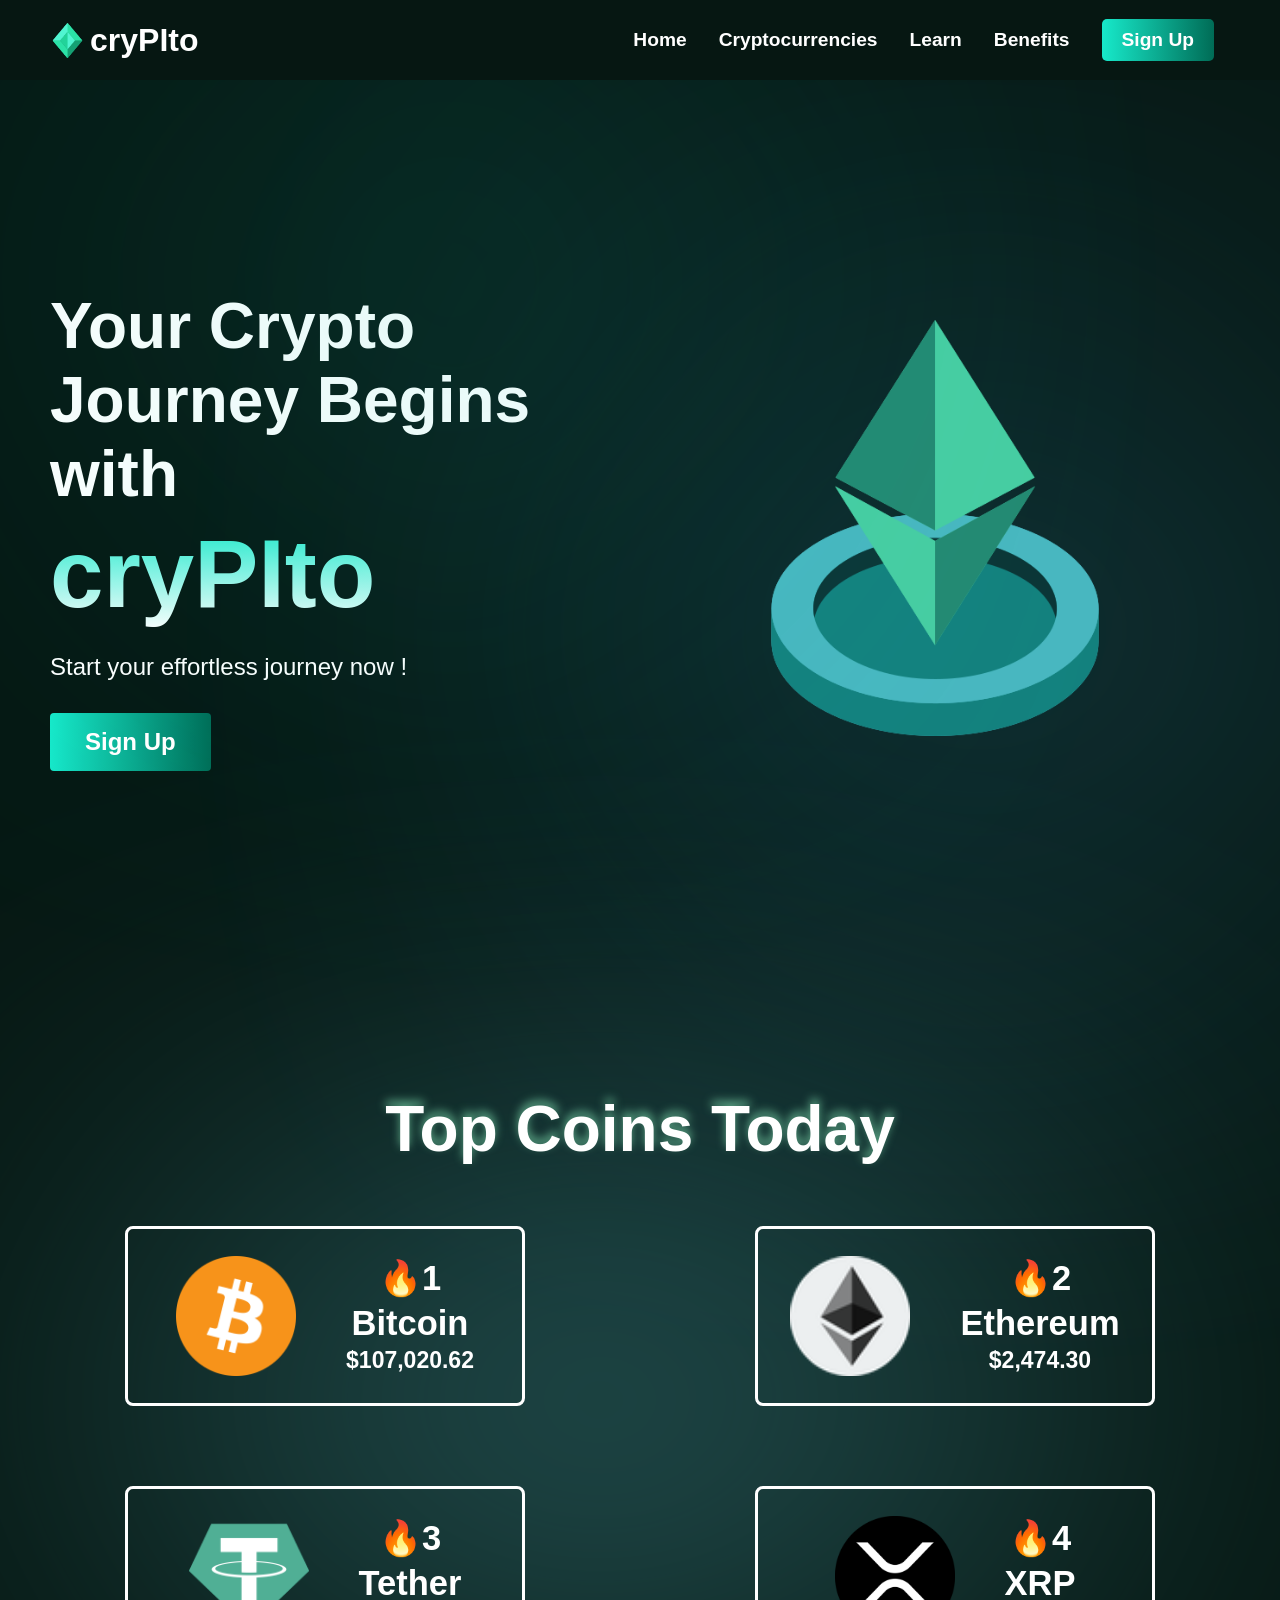
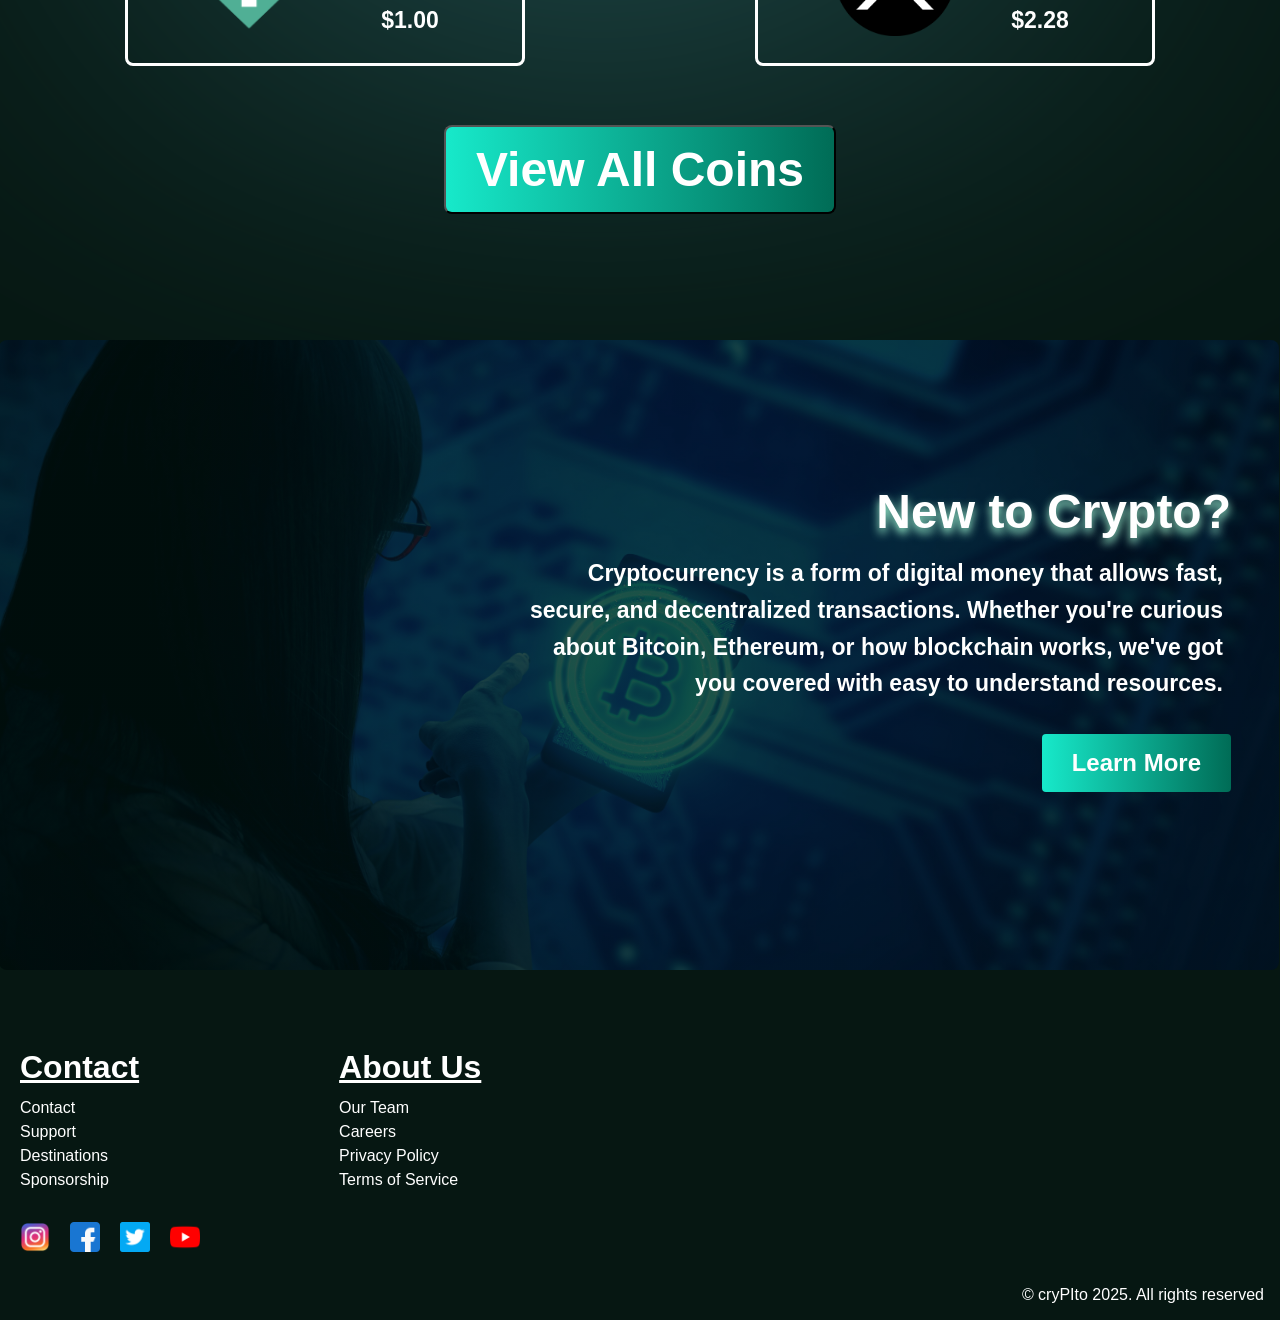
<file: html/index.html>
<!DOCTYPE html>
<html lang="en">
<head>
    <meta charset="UTF-8">
    <meta name="viewport" content="width=device-width, initial-scale=1.0">
    <title>cryPIto</title>
    <link rel="stylesheet" href="../css/homepage.css">
</head>
<body>
    <!--NAVBAR-->
    <nav class="navbar">
        <div class="navbar__container">
            <a href="/" id="navbar__logo"><span class="icon"></span>cryPIto</a>
            <div class="navbar__toggle" id="mobile-menu">
                <span class="bar"></span>
                <span class="bar"></span>
                <span class="bar"></span>
            </div>
            <ul class="navbar__menu">
                <li class="navbar__item">
                    <a href="index.html" class="navbar__links">Home</a>
                </li>
                <li class="navbar__item">
                    <a href="cryptocurrencies.html" class="navbar__links">Cryptocurrencies</a>
                </li>
                <li class="navbar__item">
                    <a href="learn.html" class="navbar__links">Learn</a>
                </li>
                <li class="navbar__item">
                    <a href="benefits.html" class="navbar__links">Benefits</a>
                </li>
                <li class="navbar__btn">
                    <a href="signup.html" class="button">Sign Up</a>
                </li>
            </ul>
        </div>
    </nav>

    <!--LANDING SECTION-->
    <div class="main">
        <div class="blur__circle1"></div>
        <div class="blur__circle2"></div>

        <div class="main__container">
            <div class="main__content">
                <h2>Your Crypto Journey Begins with</h2>
                <h1>cryPIto</h1>
                <p>Start your effortless journey now !</p>
                <button class="main__btn"><a href="signup.html">Sign Up</a></button>
            </div>
            <div class="main__img--container">
                <img src="../assets/etherum (2).png" alt="pic" id="main__img">
            </div>
        </div>
    </div>

    <!--TOP COINS SECTION-->
    <div class="tc">

        <div class="blur__circle3"></div>

        <h1>Top Coins Today</h1>

            <div class="tc__list">
                <div class="coin">
                    <img src="../assets/bitcoin-btc-logo.png">
                    <div>
                        <h2>🔥1</h2>
                        <h2>Bitcoin</h2>
                        <p>$107,020.62</p>
                    </div>
                </div>
                <div class="coin">
                    <img src="../assets/ethereum.png">
                    <div>
                        <h2>🔥2</h2>
                        <h2>Ethereum</h2>
                        <p>$2,474.30</p>
                    </div>
                </div>
                <div class="coin">
                    <img src="../assets/tether-usdt-logo.png">
                    <div>
                        <h2>🔥3</h2>
                        <h2>Tether</h2>
                        <p>$1.00</p>
                    </div>
                </div>
                <div class="coin">
                    <img src="../assets/xrp.png">
                    <div>
                        <h2>🔥4</h2>
                        <h2>XRP</h2>
                        <p>$2.28</p>
                    </div>
                </div>
            </div>
            <button class="tc__btn"><a href="cryptocurrencies.html">View All Coins</a></button>
    </div>

    <!--NEW TO CRYPTO SECTION-->
    <div class="intro">
        <div class="intro__container">
            <div class="intro__card">
                <h1>New to Crypto?</h1>
                <p>Cryptocurrency is a form of digital money that allows fast, secure, and decentralized transactions. Whether you're curious about Bitcoin, Ethereum, or how blockchain works, we've got you covered with easy to understand resources.</p>
                <button class="intro__btn"><a href="learn.html">Learn More</a></button>
            </div>
        </div>
    </div>


    <!--FOOTER-->
    <div class="footer">
        <div class="footercontainer">
            <div class="row">
                <div class="column">
                    <h2>Contact</h2>
                    <p>Contact</p> <p>Support</p>
                    <p>Destinations</p> <p>Sponsorship</p>
                </div>
            
                <div class="column">
                    <h2>About Us</h2>
                    <p>Our Team</p> <p>Careers</p>
                    <p>Privacy Policy</p> <p>Terms of Service</p>
                </div>
            </div>

            <div class="logocontainer">
                <div class="logo">
                    <div class="insta">
                        <img src="../assets/instagram.png">
                    </div>
                    <div class="fb">
                        <img src="../assets/facebook (1).png">
                    </div>
                    <div class="yt">
                        <img src="../assets/twitter.png">
                    </div>
                    <div class="twt">
                        <img src="../assets/youtube.png">
                    </div>
                </div>
                
            </div>
            <div class="rights">
                <p>© cryPIto 2025. All rights reserved</p>
            </div>
        </div>
    </div>

    <script src="../js/script.js"></script>
</body>
</html>
</file>
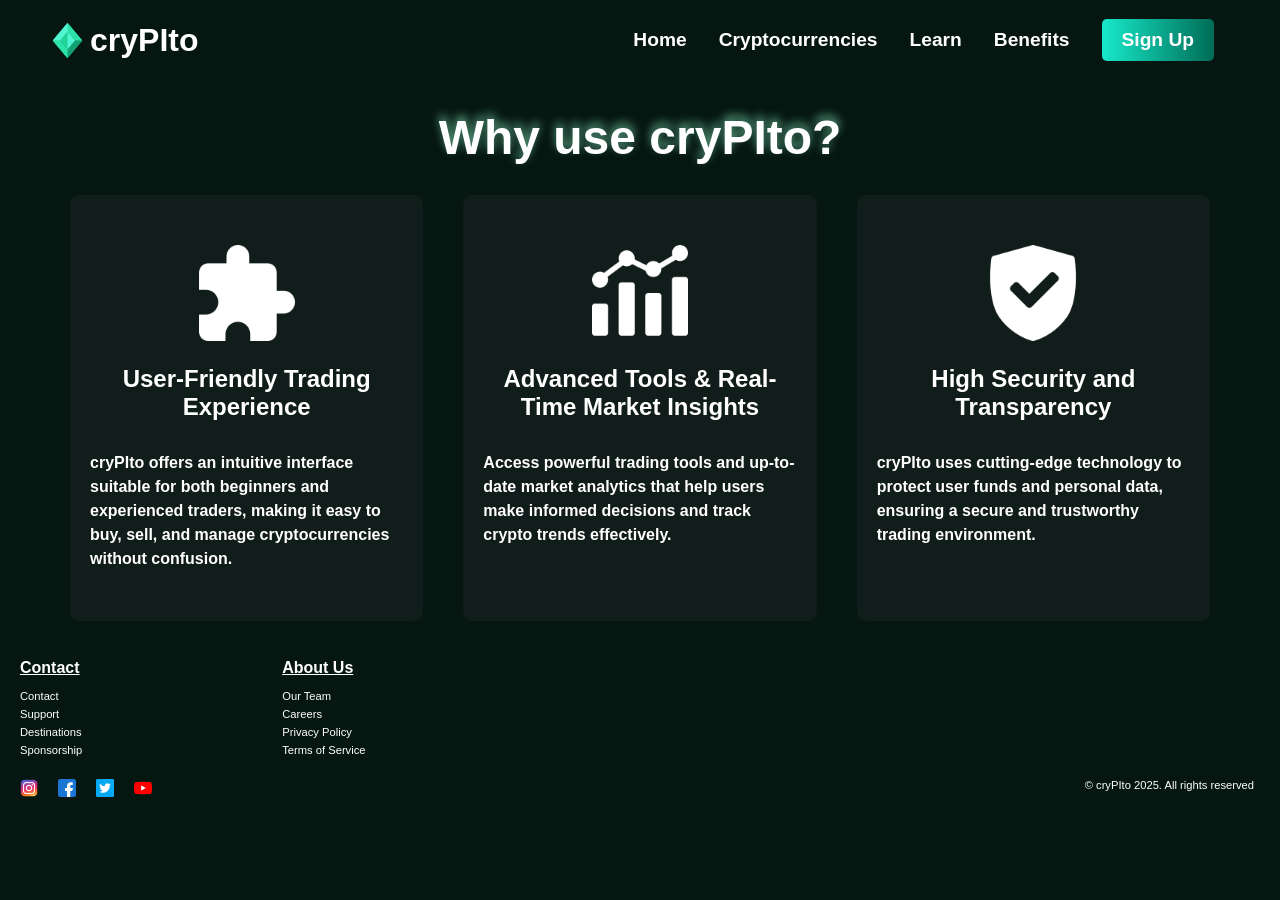
<file: html/benefits.html>
<!DOCTYPE html>
<html lang="en">
<head>
    <meta charset="UTF-8">
    <meta name="viewport" content="width=device-width, initial-scale=1.0">
    <title>cryPIto</title>
    <link rel="stylesheet" href="../css/benefits.css">
</head>

<body>

    <!-------------------------------NAVBAR---------------------------------------->
    <nav class="navbar">
        <div class="navbar__container">
            <a href="/" id="navbar__logo"><span class="icon"></span>cryPIto</a>
            <div class="navbar__toggle" id="mobile-menu">
                <span class="bar"></span>
                <span class="bar"></span>
                <span class="bar"></span>
            </div>
            <ul class="navbar__menu">
                <li class="navbar__item">
                    <a href="index.html" class="navbar__links">Home</a>
                </li>
                <li class="navbar__item">
                    <a href="cryptocurrencies.html" class="navbar__links">Cryptocurrencies</a>
                </li>
                <li class="navbar__item">
                    <a href="learn.html" class="navbar__links">Learn</a>
                </li>
                <li class="navbar__item">
                    <a href="benefits.html" class="navbar__links">Benefits</a>
                </li>
                <li class="navbar__btn">
                    <a href="signup.html" class="button">Sign Up</a>
                </li>
            </ul>
        </div>
    </nav>

    <!-------------------------------CONTENT--------------------------------------->
    <div class="content">
        <h2 class="title">Why use cryPIto?</h2>
        <div class="grid">
            <div class="box">
                <img src="/assets/extension.png">
                <h3>User-Friendly Trading Experience</h3>
                <p>cryPIto offers an intuitive interface suitable for both beginners and experienced traders, making it easy to buy, sell, and manage cryptocurrencies without confusion.</p>
            </div>
            <div class="box">
                <img src="/assets/data-analytics.png">
                <h3>Advanced Tools & Real-Time Market Insights</h3>
                <p>Access powerful trading tools and up-to-date market analytics that help users make informed decisions and track crypto trends effectively.</p>
            </div>
            <div class="box">
                <img src="/assets/secure.png">
                <h3>High Security and Transparency</h3>
                <p>cryPIto uses cutting-edge technology to protect user funds and personal data, ensuring a secure and trustworthy trading environment.</p>
            </div>
        </div>
    </div>

    <!-------------------------------FOOTER---------------------------------------->
    <div class="footer">
        <div class="footercontainer">
            <div class="row">
                <div class="column">
                    <h2>Contact</h2>
                    <p>Contact</p> <p>Support</p>
                    <p>Destinations</p> <p>Sponsorship</p>
                </div>
            
                <div class="column">
                    <h2>About Us</h2>
                    <p>Our Team</p> <p>Careers</p>
                    <p>Privacy Policy</p> <p>Terms of Service</p>
                </div>
            </div>

            <div class="logocontainer">
                <div class="logo">
                    <div class="insta">
                        <img src="../assets/instagram.png">
                    </div>
                    <div class="fb">
                        <img src="../assets/facebook (1).png">
                    </div>
                    <div class="yt">
                        <img src="../assets/twitter.png">
                    </div>
                    <div class="twt">
                        <img src="../assets/youtube.png">
                    </div>
                </div>
                <div class="rights">
                    <p>© cryPIto 2025. All rights reserved</p>
                </div>
            </div>
        </div>
    </div>

    <script src="../js/script.js"></script>
</body>
</html>
</file>
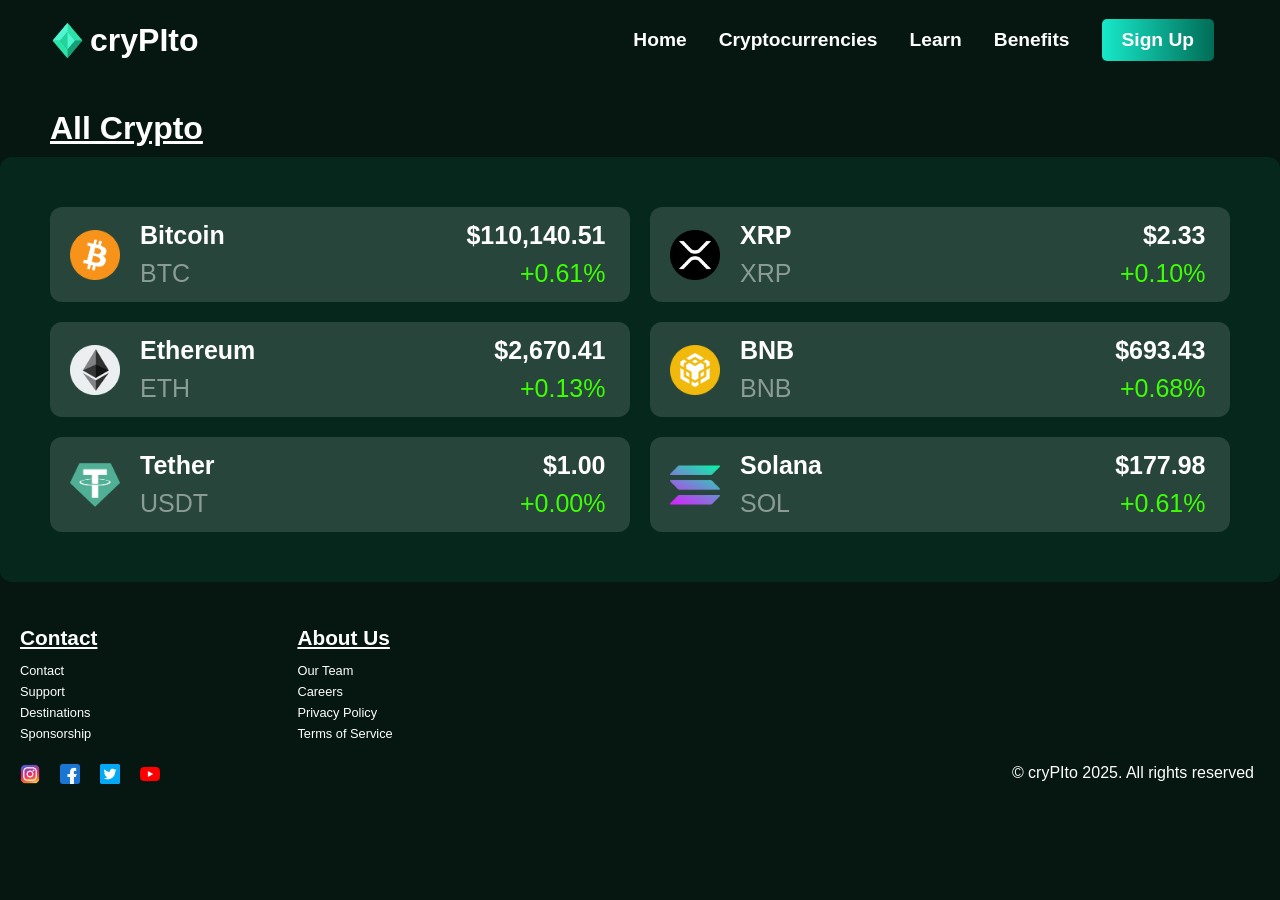
<file: html/cryptocurrencies.html>
<!DOCTYPE html>
<html lang="en">
<head>
    <meta charset="UTF-8">
    <meta name="viewport" content="width=device-width, initial-scale=1.0">
    <title>cryPIto</title>
    <link rel="stylesheet" href="../css/cryptocurrencies.css">
</head>

<body>

    <!-------------------------------NAVBAR---------------------------------------->
    <nav class="navbar">
        <div class="navbar__container">
            <a href="/" id="navbar__logo"><span class="icon"></span>cryPIto</a>
            <div class="navbar__toggle" id="mobile-menu">
                <span class="bar"></span>
                <span class="bar"></span>
                <span class="bar"></span>
            </div>
            <ul class="navbar__menu">
                <li class="navbar__item">
                    <a href="index.html" class="navbar__links">Home</a>
                </li>
                <li class="navbar__item">
                    <a href="cryptocurrencies.html" class="navbar__links">Cryptocurrencies</a>
                </li>
                <li class="navbar__item">
                    <a href="learn.html" class="navbar__links">Learn</a>
                </li>
                <li class="navbar__item">
                    <a href="benefits.html" class="navbar__links">Benefits</a>
                </li>
                <li class="navbar__btn">
                    <a href="signup.html" class="button">Sign Up</a>
                </li>
            </ul>
        </div>
    </nav>

    <!-------------------------------CONTENT--------------------------------------->
    <div class="content">
        <h2>All Crypto</h2>
        <div class="container">
            <div class="list">
                <div class="coin">
                    <img src="/assets/bitcoin-btc-logo.png">
                    <div class="textwrap">
                        <div class="text">
                            <div class="right">
                                <p>Bitcoin</p> <p>BTC</p>
                            </div>
                            <div class="left">
                                <p>$110,140.51</p> <p>+0.61%</p>
                            </div>
                        </div>
                    </div>
                </div>
                <div class="coin">
                    <img src="/assets/ethereum.png">
                    <div class="textwrap">
                        <div class="text">
                            <div class="right">
                                <p>Ethereum</p> <p>ETH</p>
                            </div>
                            <div class="left">
                                <p>$2,670.41</p> <p>+0.13%</p>
                            </div>
                        </div>
                    </div>
                </div>
                <div class="coin">
                    <img src="/assets/tether-usdt-logo.png">
                    <div class="textwrap">
                        <div class="text">
                            <div class="right">
                                <p>Tether</p> <p>USDT</p>
                            </div>
                            <div class="left">
                                <p>$1.00</p> <p>+0.00%</p>
                            </div>
                        </div>
                    </div>
                </div>
            </div>                
            <div class="list">
                <div class="coin">
                    <img src="/assets/xrp.png">
                    <div class="textwrap">
                        <div class="text">
                            <div class="right">
                                <p>XRP</p> <p>XRP</p>
                            </div>
                            <div class="left">
                                <p>$2.33</p> <p>+0.10%</p>
                            </div>
                        </div>
                    </div>
                </div>
                <div class="coin">
                    <img src="/assets/bnb-bnb-logo.png">
                    <div class="textwrap">
                        <div class="text">
                            <div class="right">
                                <p>BNB</p> <p>BNB</p>
                            </div>
                            <div class="left">
                                <p>$693.43</p> <p>+0.68%</p>
                            </div>
                        </div>
                    </div>
                </div>
                <div class="coin">
                    <img src="/assets/solana-sol-logo.png">
                    <div class="textwrap">
                        <div class="text">
                            <div class="right">
                                <p>Solana</p> <p>SOL</p>
                            </div>
                            <div class="left">
                                <p>$177.98</p> <p>+0.61%</p>
                            </div>
                        </div>   
                    </div>
                </div>
            </div>
        </div>
    </div>


    <!-------------------------------FOOTER---------------------------------------->
    <div class="footer">
        <div class="footercontainer">
            <div class="row">
                <div class="column">
                    <h2>Contact</h2>
                    <p>Contact</p> <p>Support</p>
                    <p>Destinations</p> <p>Sponsorship</p>
                </div>
            
                <div class="column">
                    <h2>About Us</h2>
                    <p>Our Team</p> <p>Careers</p>
                    <p>Privacy Policy</p> <p>Terms of Service</p>
                </div>
            </div>

            <div class="logocontainer">
                <div class="logo">
                    <div class="insta">
                        <img src="../assets/instagram.png">
                    </div>
                    <div class="fb">
                        <img src="../assets/facebook (1).png">
                    </div>
                    <div class="yt">
                        <img src="../assets/twitter.png">
                    </div>
                    <div class="twt">
                        <img src="../assets/youtube.png">
                    </div>
                </div>
                <div class="rights">
                    <p>© cryPIto 2025. All rights reserved</p>
                </div>
            </div>
        </div>
    </div>

    <script src="../js/script.js"></script>
</body>
</html>
</file>
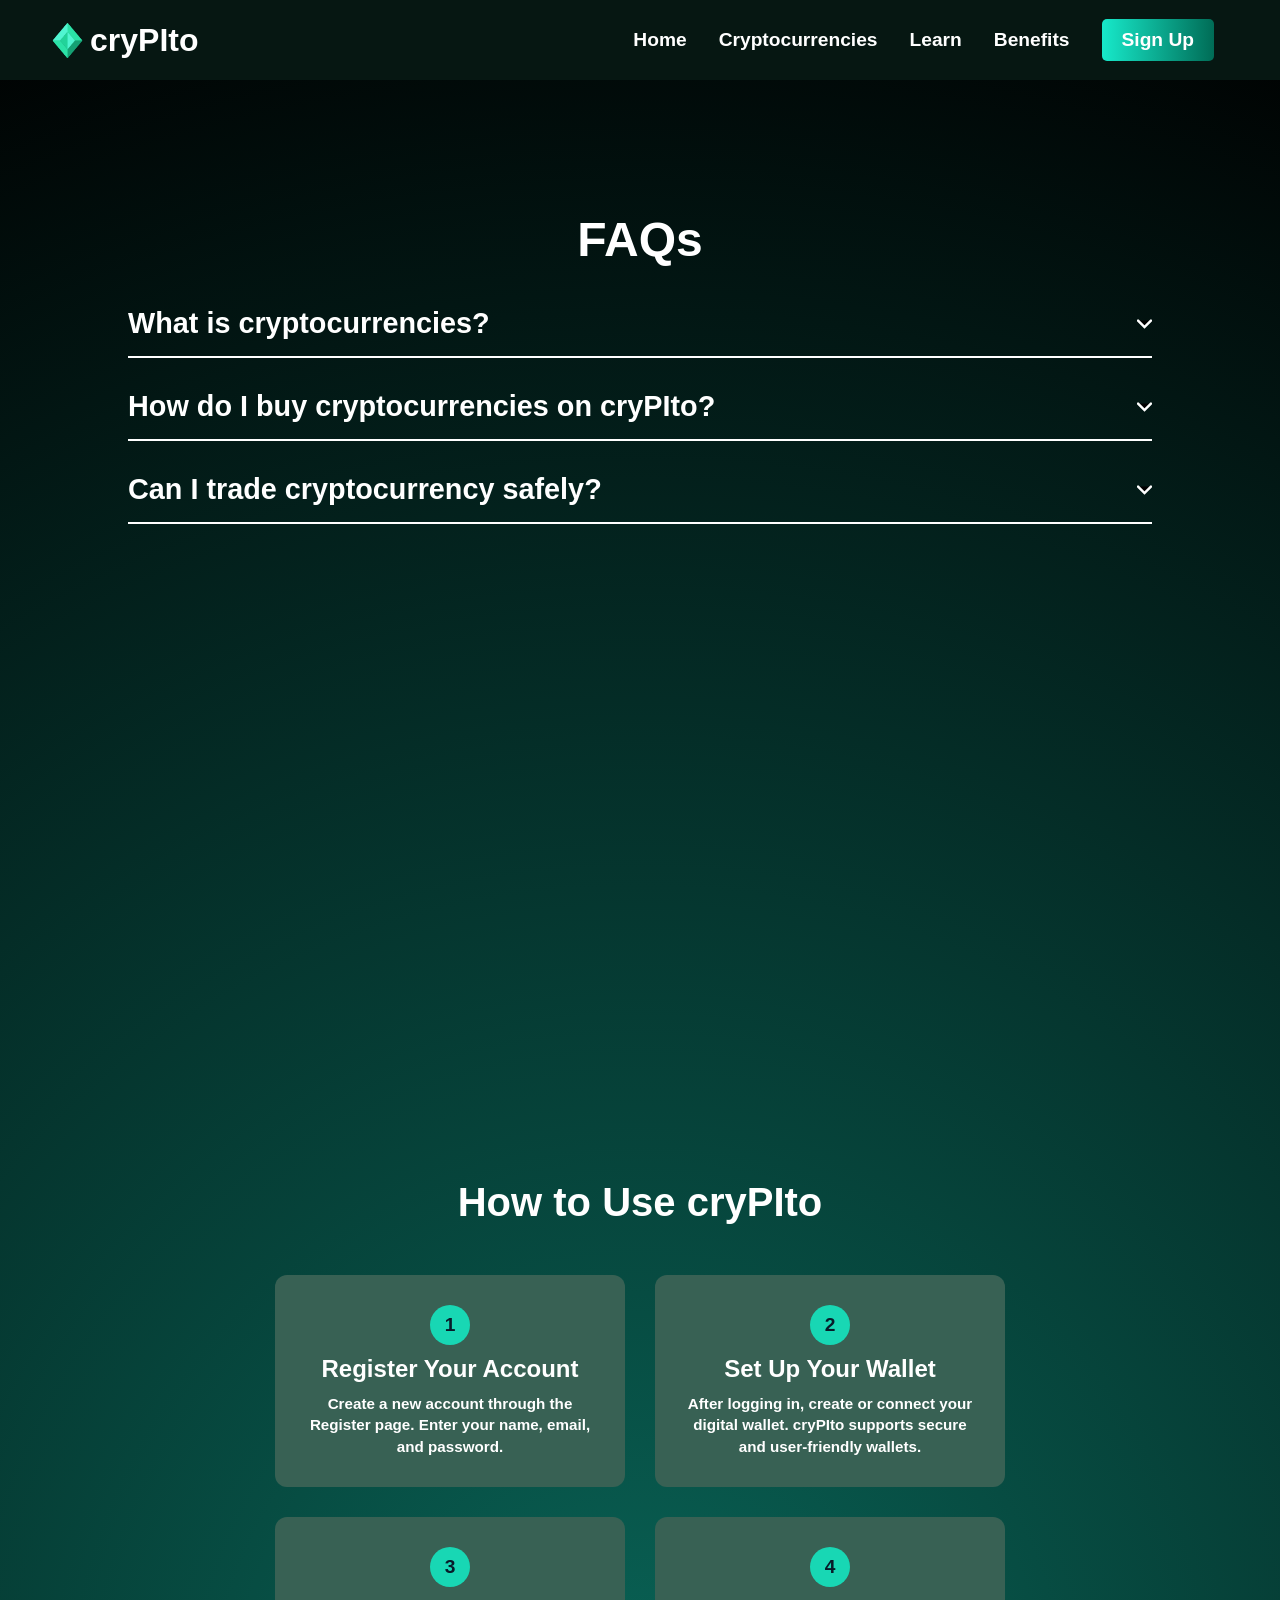
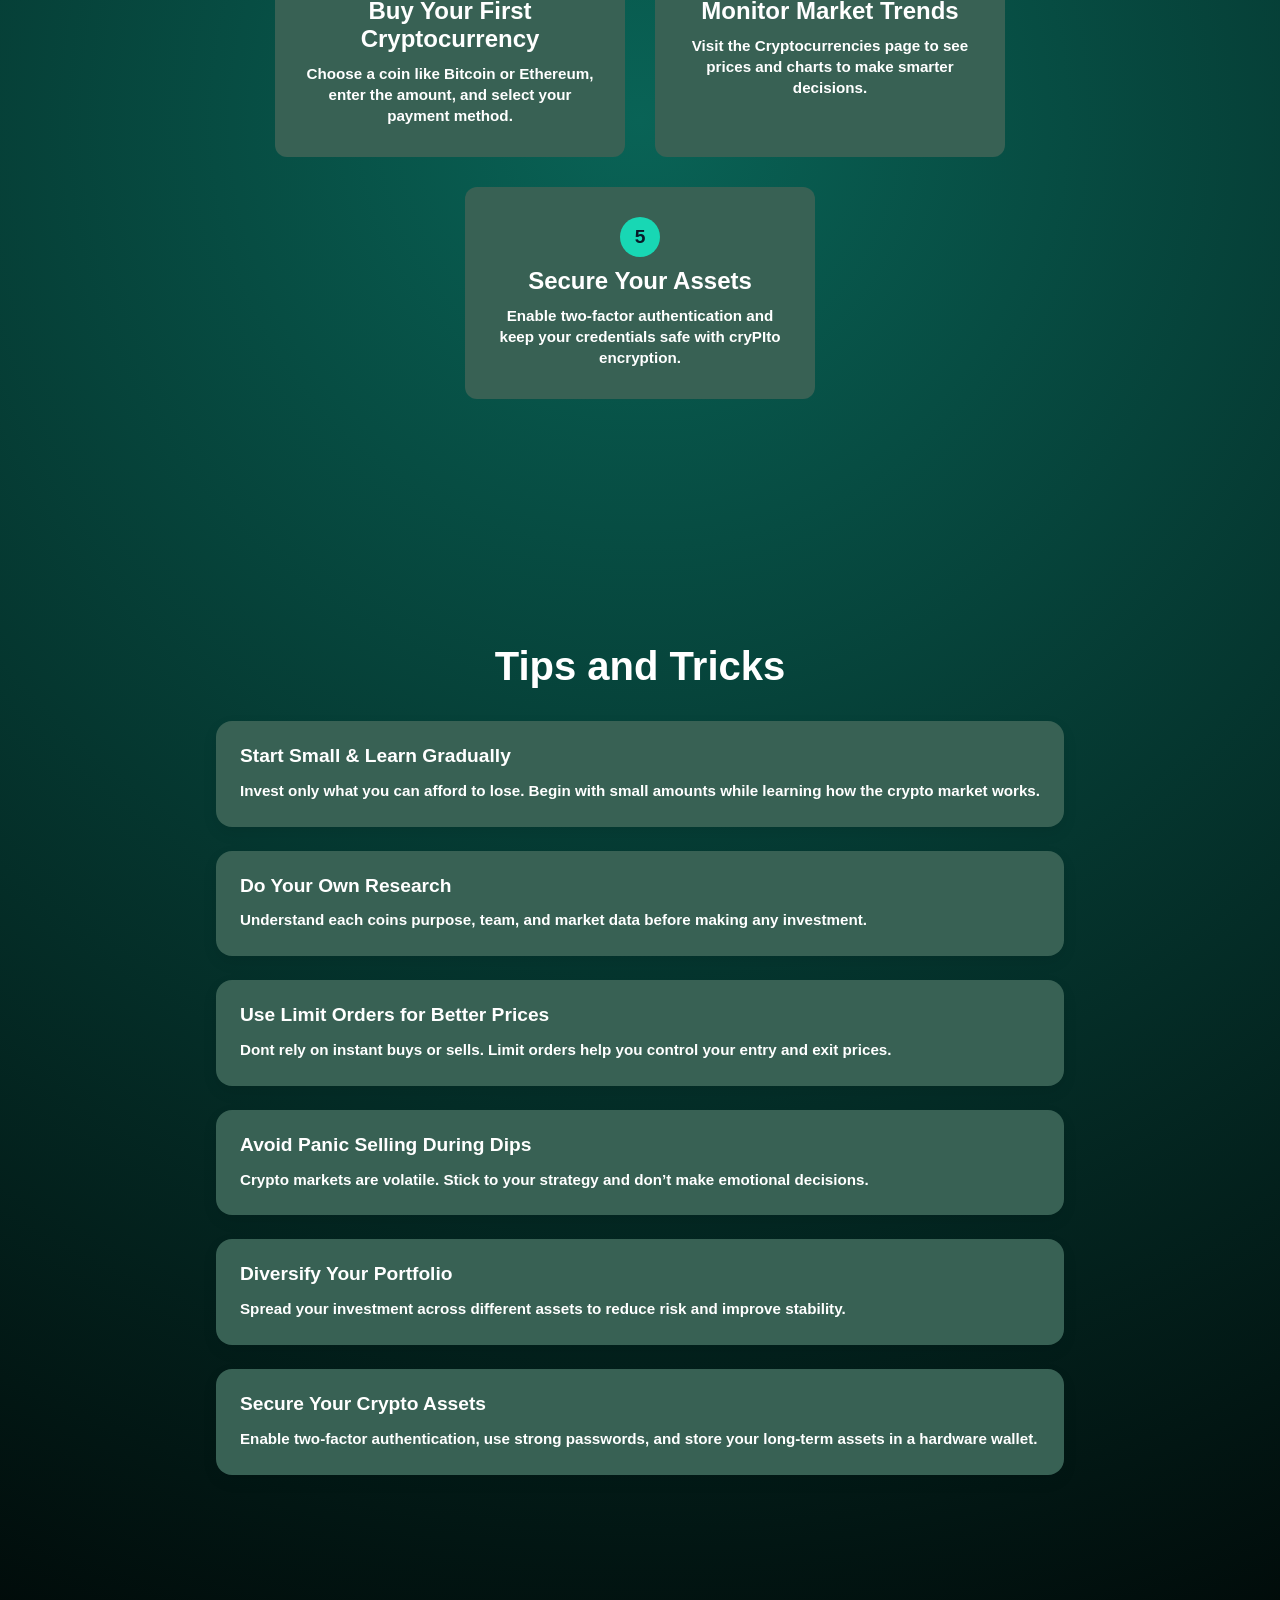
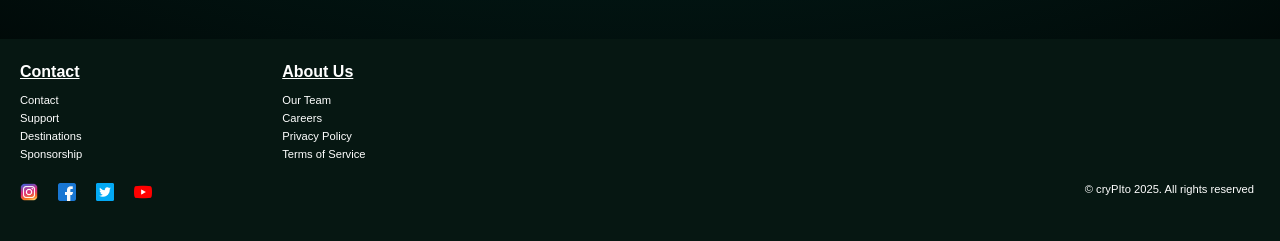
<file: html/learn.html>
<!DOCTYPE html>
<html lang="en">
<head>
    <meta charset="UTF-8">
    <meta name="viewport" content="width=device-width, initial-scale=1.0">
    <title>cryPIto</title>
    <link rel="stylesheet" href="../css/learn.css">
</head>

<body>

    <!-------------------------------NAVBAR---------------------------------------->
    <nav class="navbar">
        <div class="navbar__container">
            <a href="/" id="navbar__logo"><span class="icon"></span>cryPIto</a>
            <div class="navbar__toggle" id="mobile-menu">
                <span class="bar"></span>
                <span class="bar"></span>
                <span class="bar"></span>
            </div>
            <ul class="navbar__menu">
                <li class="navbar__item">
                    <a href="index.html" class="navbar__links">Home</a>
                </li>
                <li class="navbar__item">
                    <a href="cryptocurrencies.html" class="navbar__links">Cryptocurrencies</a>
                </li>
                <li class="navbar__item">
                    <a href="learn.html" class="navbar__links">Learn</a>
                </li>
                <li class="navbar__item">
                    <a href="benefits.html" class="navbar__links">Benefits</a>
                </li>
                <li class="navbar__btn">
                    <a href="signup.html" class="button">Sign Up</a>
                </li>
            </ul>
        </div>
    </nav>

    <!--------------------------------FAQ SECTION--------------------------------------->
    <section>
        <h2 class="title">FAQs</h2>
        
        <div class="faq">
            <div class="question">
                <h3>What is cryptocurrencies?</h3>
                <svg width="15" height="10" viewBox="0 0 42 25">
                    <path d="M3 3L21 21L39 3" stroke="white" stroke-width="7" stroke-linecap="round"/>
                </svg>
            </div>
            <div class="answer">
                <p>Cryptocurrency is a type of virtual currency that uses cryptography for security. It operates independently of any central authority, like a bank or government, and transactions are recorded on a decentralized ledger called a blockchain.</p>
            </div>
        </div>

        <div class="faq">
            <div class="question">
                <h3>How do I buy cryptocurrencies on cryPIto?</h3>
                <svg width="15" height="10" viewBox="0 0 42 25">
                    <path d="M3 3L21 21L39 3" stroke="white" stroke-width="7" stroke-linecap="round"/>
                </svg>
            </div>
            <div class="answer">
                <p>To buy cryptocurrencies on cryPIto, simply create an account, verify your identity, deposit funds, and use our trading platform to select and purchase your preferred digital assets quickly and securely.</p>
            </div>
        </div>

        <div class="faq">
            <div class="question">
                <h3>Can I trade cryptocurrency safely?</h3>
                <svg width="15" height="10" viewBox="0 0 42 25">
                    <path d="M3 3L21 21L39 3" stroke="white" stroke-width="7" stroke-linecap="round"/>
                </svg>
            </div>
            <div class="answer">
                <p>Yes, cryPIto ensures your trading safety through strong security measures like encryption, two-factor authentication, and secure storage of funds. Our platform is regularly checked to prevent unauthorized access. While your assets are protected, remember that crypto trading involves market risks, so trade wisely.</p>
            </div>
        </div>
    </section>

    <!-------------------------------GUIDE SECTION-------------------------------------->
    <section class="guide">
        <h2>How to Use cryPIto</h2>
        <div class="container">
            <div class="step">
                <div class="circle">1</div>
                <h3>Register Your Account</h3>
                <p>Create a new account through the Register page. Enter your name, email, and password.</p>
            </div>
            <div class="step">
                <div class="circle">2</div>
                <h3>Set Up Your Wallet</h3>
                <p>After logging in, create or connect your digital wallet. cryPIto supports secure and user-friendly wallets.</p>
            </div>
            <div class="step">
                <div class="circle">3</div>
                <h3>Buy Your First Cryptocurrency</h3>
                <p>Choose a coin like Bitcoin or Ethereum, enter the amount, and select your payment method.</p>
            </div>
            <div class="step">
                <div class="circle">4</div>
                <h3>Monitor Market Trends</h3>
                <p>Visit the Cryptocurrencies page to see prices and charts to make smarter decisions.</p>
            </div>
            <div class="step">
                <div class="circle">5</div>
                <h3>Secure Your Assets</h3>
                <p>Enable two-factor authentication and keep your credentials safe with cryPIto encryption.</p>
            </div>
        </div>
    </section>

    <!-------------------------------TIPS SECTION--------------------------------------->
    <section class="tips">
        <h2>Tips and Tricks</h2>
        <div class="tipcontainer">
            <div class="tipcard">
                <h3>Start Small & Learn Gradually</h3>
                <p>Invest only what you can afford to lose. Begin with small amounts while learning how the crypto market works.</p>
            </div>
            <div class="tipcard">
                <h3>Do Your Own Research</h3>
                <p>Understand each coins purpose, team, and market data before making any investment.</p>
            </div>
            <div class="tipcard">
                <h3>Use Limit Orders for Better Prices</h3>
                <p>Dont rely on instant buys or sells. Limit orders help you control your entry and exit prices.</p>
            </div>
            <div class="tipcard">
                <h3>Avoid Panic Selling During Dips</h3>
                <p>Crypto markets are volatile. Stick to your strategy and don’t make emotional decisions.</p>
            </div>
            <div class="tipcard">
                <h3>Diversify Your Portfolio</h3>
                <p>Spread your investment across different assets to reduce risk and improve stability.</p>
            </div>
            <div class="tipcard">
                <h3>Secure Your Crypto Assets</h3>
                <p>Enable two-factor authentication, use strong passwords, and store your long-term assets in a hardware wallet.</p>
            </div>
        </div>
    </section>
    

    <!---------------------------------FOOTER------------------------------------------>
    <div class="footer">
        <div class="footercontainer">
            <div class="row">
                <div class="column">
                    <h2>Contact</h2>
                    <p>Contact</p> <p>Support</p>
                    <p>Destinations</p> <p>Sponsorship</p>
                </div>
            
                <div class="column">
                    <h2>About Us</h2>
                    <p>Our Team</p> <p>Careers</p>
                    <p>Privacy Policy</p> <p>Terms of Service</p>
                </div>
            </div>

            <div class="logocontainer">
                <div class="logo">
                    <div class="insta">
                        <img src="../assets/instagram.png">
                    </div>
                    <div class="fb">
                        <img src="../assets/facebook (1).png">
                    </div>
                    <div class="yt">
                        <img src="../assets/twitter.png">
                    </div>
                    <div class="twt">
                        <img src="../assets/youtube.png">
                    </div>
                </div>
                <div class="rights">
                    <p>© cryPIto 2025. All rights reserved</p>
                </div>
            </div>
        </div>
    </div>

    <script src="../js/script.js"></script>
</body>
</html>
</file>
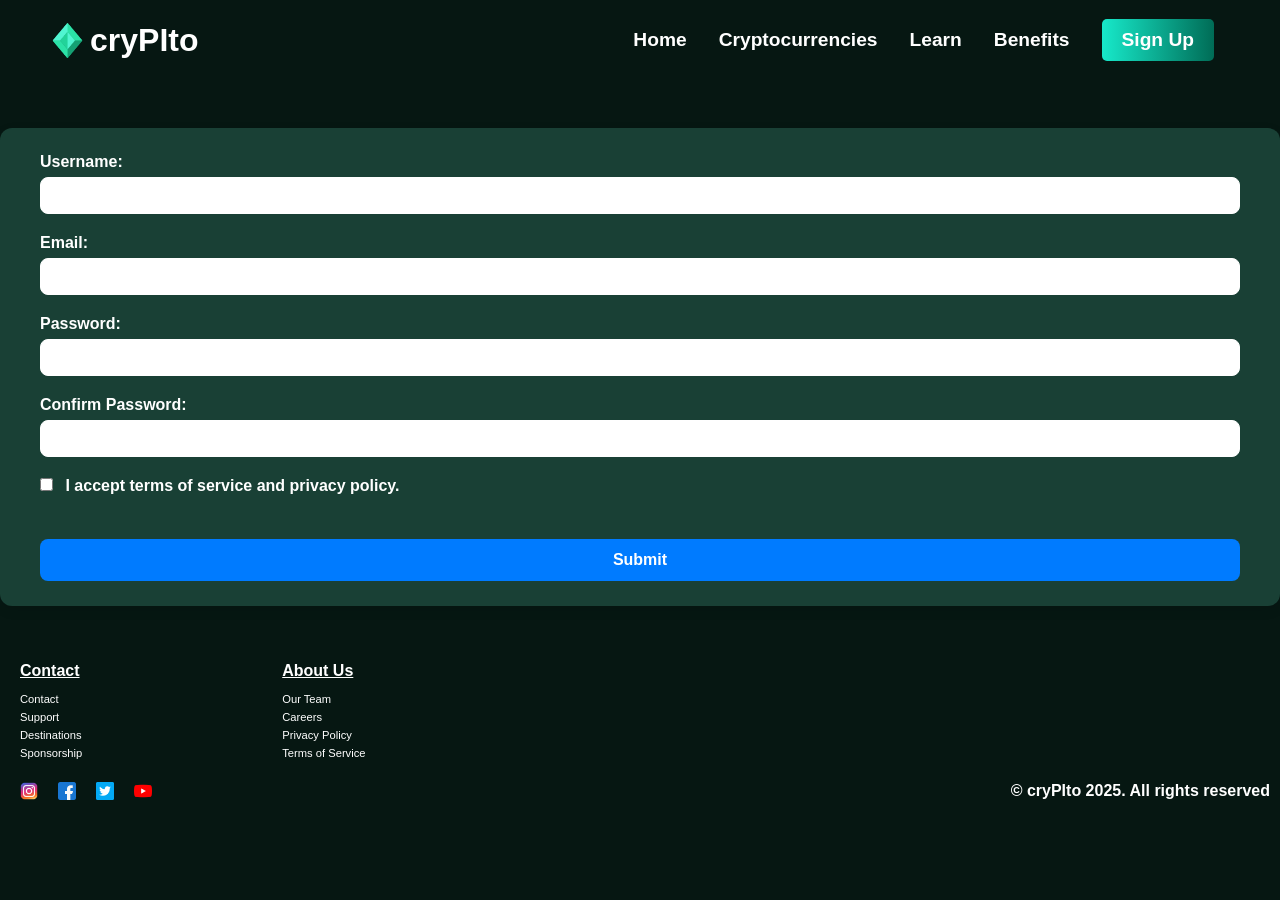
<file: html/signup.html>
<!DOCTYPE html>
<html lang="en">
<head>
    <meta charset="UTF-8">
    <meta name="viewport" content="width=device-width, initial-scale=1.0">
    <title>cryPIto</title>
    <link rel="stylesheet" href="../css/signup.css">
</head>

<body>

    <!-------------------------------NAVBAR---------------------------------------->
    <nav class="navbar">
        <div class="navbar__container">
            <a href="/" id="navbar__logo"><span class="icon"></span>cryPIto</a>
            <div class="navbar__toggle" id="mobile-menu">
                <span class="bar"></span>
                <span class="bar"></span>
                <span class="bar"></span>
            </div>
            <ul class="navbar__menu">
                <li class="navbar__item">
                    <a href="index.html" class="navbar__links">Home</a>
                </li>
                <li class="navbar__item">
                    <a href="cryptocurrencies.html" class="navbar__links">Cryptocurrencies</a>
                </li>
                <li class="navbar__item">
                    <a href="learn.html" class="navbar__links">Learn</a>
                </li>
                <li class="navbar__item">
                    <a href="benefits.html" class="navbar__links">Benefits</a>
                </li>
                <li class="navbar__btn">
                    <a href="signup.html" class="button">Sign Up</a>
                </li>
            </ul>
        </div>
    </nav>

    <!-------------------------------CONTENT--------------------------------------->
    <div class="container">
      <form method="POST">
        Username:
        <input type="text" name="username" id="username">
        <br>
        Email:
        <input type="text" name="email" id="email">
        <br>
        Password:
        <input type="password" name="password" id="password">
        <br>
        Confirm Password:
        <input type="password" name="confpassword" id="confpassword">
        <br>
        <input type="checkbox" name="agree" id="agree"> I accept terms of service and privacy policy.
        <br>
        <button type="button" onclick="validateData()">Submit</button>
    </form>  
    </div>

    <!-------------------------------FOOTER---------------------------------------->
    <div class="footer">
        <div class="footercontainer">
            <div class="row">
                <div class="column">
                    <h2>Contact</h2>
                    <p>Contact</p> <p>Support</p>
                    <p>Destinations</p> <p>Sponsorship</p>
                </div>
            
                <div class="column">
                    <h2>About Us</h2>
                    <p>Our Team</p> <p>Careers</p>
                    <p>Privacy Policy</p> <p>Terms of Service</p>
                </div>
            </div>

            <div class="logocontainer">
                <div class="logo">
                    <div class="insta">
                        <img src="../assets/instagram.png">
                    </div>
                    <div class="fb">
                        <img src="../assets/facebook (1).png">
                    </div>
                    <div class="yt">
                        <img src="../assets/twitter.png">
                    </div>
                    <div class="twt">
                        <img src="../assets/youtube.png">
                    </div>
                </div>
                <div class="rights">
                    <p>© cryPIto 2025. All rights reserved</p>
                </div>
            </div>
        </div>
    </div>

    <script src="../js/script.js"></script>
</body>
</html>
</file>
<file: css/homepage.css>
* {
    box-sizing: border-box;
    margin: 0;
    padding: 0;
    font-family: 'Gill Sans', 'Gill Sans MT', Calibri, 'Trebuchet MS', sans-serif;
    font-weight: bold;
}

body {
    overflow-x: hidden;
}

/*NAVBAR*/

.navbar {
    background: #061712;
    height: 80px;
    display: flex;
    justify-content: center;
    align-items: center;
    font-size: 1.2rem;
    position: sticky;
    top: 0;
    z-index: 999;
}

.navbar__container {
    display: flex;
    justify-content: space-between;
    height: 80px;
    z-index: 1;
    width: 100%;
    max-width: 1300px;
    margin: 0 auto;
    padding: 0 50px;
}

#navbar__logo {
    color: white;
    text-decoration: none;
    font-size: 2rem;
    display: flex;
    align-items: center;
    cursor: pointer;
}

.icon {
    width: 35px;
    height: 35px;
    background-image: url('../assets/gem\ \(1\).png');
    background-size: contain;
    background-repeat: no-repeat;
    display: inline-block;
    vertical-align: middle;
    margin-right: 5px;
}

.navbar__menu {
    display: flex;
    align-items: center;
    list-style: none;
    text-align: center;
}

.navbar__item {
    height: 80px;
}

.navbar__links {
    color: white;
    display: flex;
    align-items: center;
    justify-content: center;
    text-decoration: none;
    padding: 0 1rem;
    height: 100%;
}

.navbar__btn {
    display: flex;
    justify-content: center;
    align-items: center;
    padding: 0 1rem;
    width: 100%;
}

.button {
    display: flex;
    justify-content: center;
    align-items: center;
    text-decoration: none;
    padding: 10px 20px;
    height: 100%;
    width: 100%;
    border: none;
    outline: none;
    border-radius: 5px;
    background-image: linear-gradient(to left, #006c56 0%, #17e9ca 100%);
    color: white;
}

.button:hover {
    background: rgba(255, 255, 255, 0.418);
    transition: all 0.3s linear;
}

.navbar__links:hover {
    text-decoration: underline;
    transition: all 0.3s linear;
}

@media screen and (max-width: 768px) {
    .navbar__container {
        display: flex;
        justify-content: space-between;
        height: 80px;
        z-index: 1;
        width: 100%;
        max-width: 768px;
        padding: 0;
    }

    .navbar__menu {
        display: grid;
        grid-template-columns: auto;
        margin: 0;
        width: 100%;
        position: absolute;
        top: -1000px;
        opacity: 0;
        transition: all 0.5s ease;
        height: 50vh;
        z-index: -1;
        background: #13131b;
    }

    .navbar__menu.active {
        background: #022c24;
        top: 100%;
        opacity: 1;
        transition: all 0.5s ease;
        z-index: 99;
        height: 70vh;
        font-size: 1.6rem;
    }

    #navbar__logo {
        padding-left: 25px;
    }

    .bar {
        width: 25px;
        height: 3px;
        margin: 5px auto;
        transition: all 0.3s ease-in-out;
        background: white
    }

    .navbar__item {
        width: 100%;
    }

    .navbar__links {
        text-align: center;
        padding: 2rem;
        width: 100%;
        display: flex;
        justify-content: center;
        align-items: center;
    }

    #mobile-menu {
        position: absolute;
        top: 20%;
        right: 5%;
        transform: translate(5%, 20%);
    }

    .navbar__btn {
        padding-bottom: 2rem;
    }

    .button {
        display: flex;
        justify-content: center;
        align-items: center;
        width: 80%;
        height: 70px;
        margin: 0;
    }

    .navbar__toggle .bar {
        display: block;
        cursor: pointer;
    }
}


/*LANDING SECTION CSS*/
.main {
    background-color: #061712;
    position: relative;
    margin: 0;
    margin-bottom: 0;
    padding: 0;
    border-bottom: none;
}

.main__container {
    display: grid;
    grid-template-columns: 1fr 1fr;
    align-items: center;
    justify-self: center;
    margin: 0 auto;
    min-height: 100vh;
    background-color: #061712;
    width: 100%;
    max-width: 1300px;
    padding: 2rem 50px;
}

.main__content h1 {
    position:relative;
    margin-top: 0.5rem;
    font-size: 6rem;
    background-image: linear-gradient(to top, white 0%, #17e9ca 100%);
    background-size: 100%;
    -webkit-background-clip: text;
    -moz-background-clip: text;
    -webkit-text-fill-color: transparent;
    -moz-text-fill-color: transparent;
}

.main__content h2 {
    position: relative;
    font-size: 4rem;
    color: white;
}

.main__content p {
    position: relative;
    margin-top: 1.5rem;
    font-size: 1.5rem;
    color: white;
    font-weight: 500;
}

.main__btn {
    position: relative;
    font-size: 1rem;
    background-image: linear-gradient(to left, #006c56 0%, #17e9ca 100%);
    padding: 15px 35px;
    border: none;
    border-radius: 4px;
    margin-top: 2rem;
    cursor: pointer;
    position: relative;
    transition: all 0.35s;
    outline: none;
}

.main__btn a {
    font-size: 1.5rem;
    position: relative;
    z-index: 2;
    color: white;
    text-decoration: none;
}

.main__btn:hover {
    background: rgba(255, 255, 255, 0.418);
    transition: all 0.3s linear;
}

.main__img--container {
    text-align: center;
}

#main__img {
    position: relative;
    height: 75%;
    width: 75%;
}

.blur__circle1 {
    position:absolute;
    width: 300px;
    height: 300px;
    left: 300px;
    top: 50px;
    background: #07cab7;
    border-radius: 50%;
    filter: blur(250px);
    opacity: 0.8;
    z-index: 1;
}

.blur__circle2 {
    position: absolute;
    width: 500px;
    height: 300px;
    bottom: 200px;
    right: 50px;
    background: #3fa5d4;
    border-radius: 50%;
    filter: blur(250px);
    opacity: 0.8;
}

@media screen and (max-width: 768px) {
    .main__container {
        display: grid;
        grid-template-columns: auto;
        align-items: center;
        justify-self: center;
        width: 100%;
        margin: 0 auto;
        padding-bottom: 0;
        height: 120vh;
    }

    .main__content {
        text-align: center;
        margin-bottom: 4rem;
    }

    .main__content h1 {
        font-size: 6rem;
        margin-top: 1rem;
    }

    .main__content h2 {
        font-size: 2.5rem;
        margin-top: 2rem;
    }

    .main__content p {
        font-size: 1.5rem;
        margin-top: 1.5rem;
    }

    .blur__circle1 {
        display: none;
    }

    .blur__circle2 {
        display: flex;
        justify-content: left;
        align-items:center;
        width: 100%;
        max-width: 300px;
        left: 20px;

    }
}

/*TOP COINS CSS*/
.tc {
    background: #061712;
    display: flex;
    flex-direction: column;
    align-items: center;
    justify-content: center;
    padding: 4rem 0 0 0;
    margin: -1px;
}

.tc h1 {
    position:relative;
    display: flex;
    justify-content: center;
    margin-top: 3rem;
    font-size: 4rem;
    color: white;
    text-shadow: 0 -5px 10px rgb(92, 165, 133);
}

.tc__list {
    position: relative;
    display: grid;
    grid-template-columns: repeat(2, 1fr);
    align-items: center;
    justify-items: center;
    margin: 10px auto;
    max-width: 1300px;
    padding: 10px;
}

.coin {
    position: relative;
    display: flex;
    justify-content: center;
    align-items: center;
    font-size: 23px;
    text-align: center;
    line-height: 1.3;
    margin: 40px auto;
    color: white;
    border: 3px solid white;
    padding: 20px 30px;
    border-radius: 8px;
    width: 400px;
    height: 180px;
    cursor: pointer;
}

.coin:hover {
    transform: translateY(-8px);
    border-color: rgb(0, 255, 217);
    box-shadow: 0 20px 40px rgba(2, 255, 204, 0.701);
}

.coin img {
    width: 120px;
    margin-right:50px;
}

.tc__btn {
    position: relative;
    font-size: 3rem;
    background-image: linear-gradient(to left, #006c56 0%, #17e9ca 100%);
    padding: 15px 30px;
    border-radius: 8px;
    display: flex;
    justify-content: center;
    align-items: center;
    margin: -1px auto;
    max-width: 1300px;
    cursor: pointer;
    transition: all 0.35s;
}

.tc__btn a {
    font-size: 3rem;
    position: relative;
    z-index: 1;
    color: white;
    text-decoration: none;
}

.tc__btn:hover {
    background: rgba(255, 255, 255, 0.418);
    transition: all 0.3s linear;
}

.blur__circle3 {
    position: absolute;
    max-width: 1300px;
    margin: auto;
    width: 1000px;
    height: 400px;
    top: 1200px;
    left: 100px;
    background: #6fe2f4;
    border-radius: 50%;
    filter: blur(200px);
    opacity: 0.4;
}

@media screen and (max-width: 768px) {
    .tc {
        margin: -1px auto;
    }

    .tc h1 {
        font-size: 3rem;
        margin-top: 7rem;
        text-align: center;
    }
    
    .tc__list {
        display: grid;
        grid-template-columns: 1fr;
    }

    .coin {
        width: 100%;
        height: auto;
        display: flex;
        justify-content: center;
        flex-direction: column;
        padding: 30px;
        text-align: center;
    }

    .coin img {
        width: 100px;
        height: auto;
        margin-bottom: 30px;
        margin-left: 40px;
    }

    .tc__btn {
        font-size: 2rem;
        padding: 10px 20px;
    }

    .tc__btn a {
        font-size: 2rem;
    }

    .blur__circle3 {
        width: 100px;
        height: 2000px;
        top: 1000px;
        left: 150px;
    }
}

/*NEW TO CRYPTO SECTION*/
.intro {
    background: #061712;
    display: flex;
    justify-content: center;
    align-items: center;
    padding-top: 8rem;
    margin: auto;
    min-height: 60vh;
}

.intro h1 {
    margin-top: 9rem;
    margin-right: 3rem;
    font-size: 3rem;
    color: white;
    text-shadow: 0 5px 10px rgb(159, 245, 208);
}

.intro__container {
    display: flex;
    justify-content: center;
    align-items: center;
    width: 100%;
    margin: -1px;
}

.intro__card {
    width: 100%;
    height: 70vh;
    max-width: 1300px;
    border-radius: 8px;
    background-image: linear-gradient(
        to bottom,
        rgba(0, 0, 0, 0) 0%, 
        rgba(0, 22, 19, 0.6) 0%), 
        url(/assets/beautiful-cryptocurrency-hologram-design\ \(1\).jpg);
    background-size: cover;
    background-position: center;
    position: relative;
    overflow: hidden;
    text-align: right;
}

.intro__card p {
    font-size: 23px;
    line-height: 1.6;
    width: 95%;
    color: white;
    margin: 1rem 3.5rem 2rem auto;
    max-width: 700px;
    text-align: right;
}

.intro__btn {
    position: relative;
    margin-right: 3rem;
    font-size: 1rem;
    background-image: linear-gradient(to left, #006c56 0%, #17e9ca 100%);
    padding: 15px 30px;
    border: none;
    border-radius: 4px;
    cursor: pointer;
    position: relative;
    transition: all 0.35s;
    outline: none;
}

.intro__btn a {
    font-size: 1.5rem;
    position: relative;
    color: white;
    text-decoration: none;
}

.intro__btn:hover {
    background: rgba(255, 255, 255, 0.418);
    transition: all 0.3s linear;
}

@media screen and (max-width: 768px) {
    .intro {
        height: 100vh;
        display: flex;
        flex-wrap: wrap;
    }
    .intro h1 {
        font-size: 4rem;
        margin: 5rem auto;
        text-align: center;
    }

    .intro__card {
        width: 100%;
        height: 90vh;
        margin: 0 0;
        background-position: center;
        text-align: center;
    }

    .intro__card p {
        font-size: 2rem;
        font-weight: 300;
        margin: 5rem auto;
        max-width: 90%;
        text-align: center;
        justify-content: center;
    }

    .intro__btn {
        display: block;
        margin: 5rem auto;
        padding: 1rem 3rem;
    }

    .intro__btn a {
        font-size: 2rem;
        text-decoration: none;
        color: white;
    }
}

/*FOOTER*/
.footer {
    background-color: #061712;
    color: white;
    padding: 3rem 0 1rem 0;
    margin: 0;
    border: none;
}

.footercontainer {
    max-width: 1300px;
    margin: auto;
    padding-top: 2rem;
    padding-left: 10px;
}

.row {
    display: flex;
    gap: 180px;
    flex-wrap: wrap;
}

.column {
    display: flex;
    flex-direction: column;
    align-items: flex-start;
    padding: 0 10px;
}

.column h2 {
    text-align: center;
    font-size: 2rem;
    text-decoration: underline;
    margin-bottom: 10px;
}

.column p {
    font-size: 1rem;
    margin: 3px 0;
    font-weight: 50;
}

.logocontainer {
    max-width: 1300px;
    margin: auto;
    display: flex;
    padding: 30px 10px;
}

.logo {
    display: flex;
    gap: 20px;
}

.logo img {
    width: 30px;
}

.rights p {
    display: flex;
    font-size: 1rem;
    justify-content: flex-end;
    padding-right: 1rem;
    font-weight: 30;
}

@media screen and (max-width: 768px) {
    .footercontainer {
        height: 40vh;
    }

    .row {
        display: flex;
        justify-content: flex-start;
        gap: 50px;
        flex-wrap: wrap;
    }

    .column {
        display: flex;
        flex-direction: column;
        align-items: flex-start;
        padding: 0 10px;
    }

    .column h2 {
        font-size: 1.5rem;
        text-align: center;
        text-decoration: underline;
        margin-bottom: 10px;
    }

    .column p {
        font-size: 1rem;
        margin: 3px 0;
        font-weight: 50;
    }

    .logocontainer {
        max-width: 1200px;
        margin: auto;
        display: flex;
        justify-content: flex-start;
        padding: 90px 10px 20px 0;
    }

    .logo {
        display: flex;
        margin-left: 10px;
        gap: 20px;
    }

    .logo img {
        width: 30px;
    }

    .rights p {
        display: flex;
        justify-content: flex-start;
        margin-left: 10px;
        font-weight: 30;
    }
}

.main, .tc, .intro, .footer {
    display: block;
    margin: 0;
    border: 0;
    vertical-align: top;
}
</file>
<file: css/benefits.css>
* {
    margin: 0;
    padding: 0;
    box-sizing: border-box;
}

body {
    font-family: 'Gill Sans', 'Gill Sans MT', Calibri, 'Trebuchet MS', sans-serif;
    font-weight: bold;
    background-color: #061712;
    overflow: hidden;
}

/*-------------------------------NAVBAR----------------------------------------*/
.navbar {
    background: #061712;
    height: 80px;
    display: flex;
    justify-content: center;
    align-items: center;
    font-size: 1.2rem;
    position: sticky;
    top: 0;
}

.navbar__container {
    display: flex;
    justify-content: space-between;
    height: 80px;
    z-index: 1;
    width: 100%;
    max-width: 1300px;
    margin: 0 auto;
    padding: 0 50px;
}

#navbar__logo {
    color: white;
    text-decoration: none;
    font-size: 2rem;
    display: flex;
    align-items: center;
    cursor: pointer;
}

.icon {
    width: 35px;
    height: 35px;
    background-image: url('../assets/gem\ \(1\).png');
    background-size: contain;
    background-repeat: no-repeat;
    display: inline-block;
    vertical-align: middle;
    margin-right: 5px;
}

.navbar__menu {
    display: flex;
    align-items: center;
    list-style: none;
    text-align: center;
}

.navbar__item {
    height: 80px;
}

.navbar__links {
    color: white;
    display: flex;
    align-items: center;
    justify-content: center;
    text-decoration: none;
    padding: 0 1rem;
    height: 100%;
}

.navbar__btn {
    display: flex;
    justify-content: center;
    align-items: center;
    padding: 0 1rem;
    width: 100%;
}

.button {
    display: flex;
    justify-content: center;
    align-items: center;
    text-decoration: none;
    padding: 10px 20px;
    height: 100%;
    width: 100%;
    border: none;
    outline: none;
    border-radius: 5px;
    background-image: linear-gradient(to left, #006c56 0%, #17e9ca 100%);
    color: white;
}

.button:hover {
    background: rgba(255, 255, 255, 0.418);
    transition: all 0.3s linear;
}

.navbar__links:hover {
    text-decoration: underline;
    transition: all 0.3s linear;
}

@media screen and (max-width: 768px) {
    .navbar__container {
        display: flex;
        justify-content: space-between;
        height: 80px;
        z-index: 1;
        width: 100%;
        max-width: 768px;
        padding: 0;
    }

    .navbar__menu {
        display: grid;
        grid-template-columns: auto;
        margin: 0;
        width: 100%;
        position: absolute;
        top: -1000px;
        opacity: 0;
        transition: all 0.5s ease;
        height: 50vh;
        z-index: -1;
        background: #13131b;
    }

    .navbar__menu.active {
        background: #022c24;
        top: 100%;
        opacity: 1;
        transition: all 0.5s ease;
        height: 70vh;
        font-size: 1.6rem;
    }

    #navbar__logo {
        padding-left: 25px;
    }

    .bar {
        width: 25px;
        height: 3px;
        margin: 5px auto;
        transition: all 0.3s ease-in-out;
        background: white
    }

    .navbar__item {
        width: 100%;
    }

    .navbar__links {
        text-align: center;
        padding: 2rem;
        width: 100%;
        display: flex;
        justify-content: center;
        align-items: center;
    }

    #mobile-menu {
        position: absolute;
        top: 20%;
        right: 5%;
        transform: translate(5%, 20%);
    }

    .navbar__btn {
        padding-bottom: 2rem;
    }

    .button {
        display: flex;
        justify-content: center;
        align-items: center;
        width: 80%;
        height: 70px;
        margin: 0;
    }

    .navbar__toggle .bar {
        display: block;
        cursor: pointer;
    }
}

/*-------------------------------CONTENT---------------------------------------*/

.content {
    padding-top: 30px;
    max-width: 1200px;
    margin: auto;
    text-align: center;
}

.title {
    font-size: 3rem;
    margin: 1pxauto;
    color: rgb(255, 255, 255);
    text-shadow: 0 -5px 10px rgb(92, 165, 133);
}

.grid {
    display: grid;
    grid-template-columns: repeat(auto-fit, minmax(280px, 1fr));
    padding: 30px;
    gap: 40px;
}

.box {
    background-color: #2e2e2e4b;
    padding: 50px 20px;
    border-radius: 10px;
    transition: transform 0.3s ease;
}

.box:hover {
    transform:translateY(10px);
    box-shadow: 0 5px 18px rgba(21, 255, 251, 0.816);
}

.box img {
    width: 6rem;
    margin-bottom: 20px;
}

.box h3 {
    font-size: 1.5rem;
    margin-bottom: 30px;
    color: white;
}

.box p {
    font-size: 1rem;
    line-height: 1.5;
    color: white;
    text-align:left;
}

@media screen and (max-width: 768px) {
    .content {
        padding: 3vw 0;
        overflow-y: auto;
        height: 70vh;
    }
    .grid {
        grid-template-columns: 1fr;
        gap: 20px;
    }

    .title {
        font-size: 2rem;
    }

    .box {
        padding: 20px 50px;
    }

    .box img {
        width: 60px;
        margin-bottom: 10px;
    }

    .box h3 {
        font-size: 1.5rem;
    }

    .box p {
        font-size: 1rem;
        text-align: center;
    }
}

/*-------------------------------FOOTER---------------------------------------*/
.footer {
    background-color: #061712;
    color: white;
    padding: 0.5rem 0 1rem 0;
}

.footercontainer {
    max-width: 1300px;
    margin: auto;
    padding-left: 10px;
}

.row {
    display: flex;
    gap: 180px;
    flex-wrap: wrap;
}

.column {
    display: flex;
    flex-direction: column;
    align-items: flex-start;
    padding: 0 10px;
}

.column h2 {
    text-align: center;
    font-size: 1rem;
    text-decoration: underline;
    margin-bottom: 10px;
}

.column p {
    font-size: 0.7rem;
    margin: 3px 0;
    font-weight: 50;
}

.logocontainer {
    max-width: 1300px;
    display: flex;
    justify-content: space-between;
    padding: 20px 10px;
}

.logo {
    display: flex;
    gap: 20px;
}

.logo img {
    width: 18px;
}

.rights p {
    display: flex;
    font-size: 0.7rem;
    justify-content: flex-end;
    padding-right: 1rem;
    font-weight: 30;
}

@media screen and (max-width: 768px) {
    .footer{
        padding: 1rem;
    }
    .row {
        display: flex;
        justify-content: flex-start;
        gap: 50px;
        flex-wrap: wrap;
    }

    .column {
        display: flex;
        flex-direction: column;
        align-items: flex-start;
    }

    .column h2 {
        font-size: 1rem;
        text-align: center;
        text-decoration: underline;
        margin-bottom: 10px;
    }

    .column p {
        font-size: 0.8rem;
        margin: 3px 0;
        font-weight: 50;
    }

    .logocontainer {
        max-width: 1200px;
        margin: auto;
        display: flex;
        justify-content: flex-end;
        gap: 60px;
        padding: 0px 10px 0px 0;
    }

    .logo {
        display: flex;
        margin-left: 10px;
        gap: 20px;
    }

    .logo img {
        width: 20px;
    }

    .rights p {
        display: flex;
        justify-content: flex-start;
        font-size: small;
        margin-left: 10px;
        font-weight: 30;
    }
}
</file>
<file: css/cryptocurrencies.css>
* {
    margin: 0;
    padding: 0;
    box-sizing: border-box;
}

body {
    font-family: 'Gill Sans', 'Gill Sans MT', Calibri, 'Trebuchet MS', sans-serif;
    font-weight: bold;
    background-color: #061712;
    overflow: hidden;
}

/*-------------------------------NAVBAR----------------------------------------*/
.navbar {
    background: #061712;
    height: 80px;
    display: flex;
    justify-content: center;
    align-items: center;
    font-size: 1.2rem;
    position: sticky;
    top: 0;
}

.navbar__container {
    display: flex;
    justify-content: space-between;
    height: 80px;
    z-index: 1;
    width: 100%;
    max-width: 1300px;
    margin: 0 auto;
    padding: 0 50px;
}

#navbar__logo {
    color: white;
    text-decoration: none;
    font-size: 2rem;
    display: flex;
    align-items: center;
    cursor: pointer;
}

.icon {
    width: 35px;
    height: 35px;
    background-image: url('../assets/gem\ \(1\).png');
    background-size: contain;
    background-repeat: no-repeat;
    display: inline-block;
    vertical-align: middle;
    margin-right: 5px;
}

.navbar__menu {
    display: flex;
    align-items: center;
    list-style: none;
    text-align: center;
}

.navbar__item {
    height: 80px;
}

.navbar__links {
    color: white;
    display: flex;
    align-items: center;
    justify-content: center;
    text-decoration: none;
    padding: 0 1rem;
    height: 100%;
}

.navbar__btn {
    display: flex;
    justify-content: center;
    align-items: center;
    padding: 0 1rem;
    width: 100%;
}

.button {
    display: flex;
    justify-content: center;
    align-items: center;
    text-decoration: none;
    padding: 10px 20px;
    height: 100%;
    width: 100%;
    border: none;
    outline: none;
    border-radius: 5px;
    background-image: linear-gradient(to left, #006c56 0%, #17e9ca 100%);
    color: white;
}

.button:hover {
    background: rgba(255, 255, 255, 0.418);
    transition: all 0.3s linear;
}

.navbar__links:hover {
    text-decoration: underline;
    transition: all 0.3s linear;
}

@media screen and (max-width: 768px) {
    .navbar__container {
        display: flex;
        justify-content: space-between;
        height: 80px;
        z-index: 1;
        width: 100%;
        max-width: 768px;
        padding: 0;
    }

    .navbar__menu {
        display: grid;
        grid-template-columns: auto;
        margin: 0;
        width: 100%;
        position: absolute;
        top: -1000px;
        opacity: 0;
        transition: all 0.5s ease;
        height: 50vh;
        z-index: -1;
        background: #13131b;
    }

    .navbar__menu.active {
        background: #022c24;
        top: 100%;
        opacity: 1;
        transition: all 0.5s ease;
        z-index: ;
        height: 70vh;
        font-size: 1.6rem;
    }

    #navbar__logo {
        padding-left: 25px;
    }

    .bar {
        width: 25px;
        height: 3px;
        margin: 5px auto;
        transition: all 0.3s ease-in-out;
        background: white
    }

    .navbar__item {
        width: 100%;
    }

    .navbar__links {
        text-align: center;
        padding: 2rem;
        width: 100%;
        display: flex;
        justify-content: center;
        align-items: center;
    }

    #mobile-menu {
        position: absolute;
        top: 20%;
        right: 5%;
        transform: translate(5%, 20%);
    }

    .navbar__btn {
        padding-bottom: 2rem;
    }

    .button {
        display: flex;
        justify-content: center;
        align-items: center;
        width: 80%;
        height: 70px;
        margin: 0;
    }

    .navbar__toggle .bar {
        display: block;
        cursor: pointer;
    }
}

/*-------------------------------CONTENT---------------------------------------*/

.content {
    padding: 20px 0;
}

.content h2 {
    color: white;
    font-size: 2rem;
    text-decoration: underline;
    max-width: 1300px;
    margin: 10px auto;
    padding-left: 50px;
}

.container {
    display: flex;
    flex-direction: row;
    gap: 20px;
    max-width: 1300px;
    margin: 0 auto;
    padding: 50px 50px;
    background-color: #00ff9513;
    border-radius: 12px;
}

.list {
    display: flex;
    flex-direction: column;
    gap: 20px;
    width: 100%
}

.coin {
    display: flex;
    align-items: center;
    justify-content: flex-start;
    padding: 10px 0;
    background-color: rgba(255, 255, 255, 0.135);
    border-radius: 12px;
    overflow: hidden;
    cursor: pointer;
    transition: transform 0.3s ease;
}

.coin:hover {
        transform: translateY(-8px);
        border-color: rgb(0, 200, 174);
        box-shadow: 0 8px 18px rgba(187, 255, 228, 0.701);
    }

.coin img {
    width: 50px;
    margin: 0 20px;
}

.textwrap {
    width: 100%;
    max-width: 1300px;
    display: flex;
}

.text {
    display: flex;
    justify-content: space-between;
    width: 95%;
    line-height: 1.5;
}

.right {
    font-size: 25px;
    color: #ffffff;
}

.right p:nth-child(2){
    font-weight: 50;
    color: #ffffff77;
}

.left {
    font-size: 25px;
    color: #ffffff;
    text-align: right;
}

.left p:nth-child(2) {
    color: rgb(61, 255, 3);
    font-weight:lighter ;
}

@media screen and (max-width: 768px) {
    .content {
        padding: 3vw 0;
        overflow-y: auto;
        height: 70vh;
    }
            
    .content h2 {
        font-size: 8vw;
        padding-left: 0;
        text-align: center;
        margin: 2vw auto;
    }
            
    .container {
        flex-direction: column;
        padding: 6vw 4vw;
        margin: 0 2vw;
        gap: 4vw;
    }
            
    .list {
        gap: 3vw;
    }
            
    .coin {
        flex-direction: column;
        padding: 4vw;
        text-align: center;
    }

    .coin:hover {
        transform: translateY(-8px);
        border-color: rgb(0, 255, 174);
        box-shadow: 0 10px 30px rgba(187, 255, 228, 0.701);
    }
            
    .coin img {
        width: 15vw;
        margin: 0 0 3vw 0;
        align-self: center;
    }
            
    .textwrap {
        justify-content: center;
        width: 100%;
    }
            
    .text {
        flex-direction: column;
        gap: 2vw;
        width: 100%;
        text-align: center;
    }
            
    .right,
    .left {
        font-size: 5vw;
        text-align: center;
    }
            
    .right p,
    .left p {
        font-size: inherit;
    }
}

/*-------------------------------FOOTER---------------------------------------*/
.footer {
    background-color: #061712;
    color: white;
    padding: 1.5rem 0 1rem 0;
}

.footercontainer {
    max-width: 1300px;
    margin: auto;
    padding-left: 10px;
}

.row {
    display: flex;
    gap: 180px;
    flex-wrap: wrap;
}

.column {
    display: flex;
    flex-direction: column;
    align-items: flex-start;
    padding: 0 10px;
}

.column h2 {
    text-align: center;
    font-size: 1.3rem;
    text-decoration: underline;
    margin-bottom: 10px;
}

.column p {
    font-size: 0.8rem;
    margin: 3px 0;
    font-weight: 50;
}

.logocontainer {
    max-width: 1300px;
    display: flex;
    justify-content: space-between;
    padding: 20px 10px;
}

.logo {
    display: flex;
    gap: 20px;
}

.logo img {
    width: 20px;
}

.rights p {
    display: flex;
    font-size: 1rem;
    justify-content: flex-end;
    padding-right: 1rem;
    font-weight: 30;
}

@media screen and (max-width: 768px) {
    .footer{
        padding: 1rem;
    }
    .row {
        display: flex;
        justify-content: flex-start;
        gap: 50px;
        flex-wrap: wrap;
    }

    .column {
        display: flex;
        flex-direction: column;
        align-items: flex-start;
    }

    .column h2 {
        font-size: 1rem;
        text-align: center;
        text-decoration: underline;
        margin-bottom: 10px;
    }

    .column p {
        font-size: 0.8rem;
        margin: 3px 0;
        font-weight: 50;
    }

    .logocontainer {
        max-width: 1200px;
        margin: auto;
        display: flex;
        justify-content: flex-end;
        gap: 60px;
        padding: 0px 10px 0px 0;
    }

    .logo {
        display: flex;
        margin-left: 10px;
        gap: 20px;
    }

    .logo img {
        width: 20px;
    }

    .rights p {
        display: flex;
        justify-content: flex-start;
        font-size: small;
        margin-left: 10px;
        font-weight: 30;
    }
}
</file>
<file: css/learn.css>
* {
    margin: 0;
    padding: 0;
    box-sizing: border-box;
}

body {
    font-family: 'Gill Sans', 'Gill Sans MT', Calibri, 'Trebuchet MS', sans-serif;
    font-weight: bold;
    background: radial-gradient(circle at center, #096356 0%, #000000 100%);
    color: white;
}

/*-------------------------------NAVBAR----------------------------------------*/
.navbar {
    background: #061712;
    height: 80px;
    display: flex;
    justify-content: center;
    align-items: center;
    font-size: 1.2rem;
    position: sticky;
    top: 0;
    z-index: 99;
}

.navbar__container {
    display: flex;
    justify-content: space-between;
    height: 80px;
    z-index: 1;
    width: 100%;
    max-width: 1300px;
    margin: 0 auto;
    padding: 0 50px;
}

#navbar__logo {
    color: white;
    text-decoration: none;
    font-size: 2rem;
    display: flex;
    align-items: center;
    cursor: pointer;
}

.icon {
    width: 35px;
    height: 35px;
    background-image: url('../assets/gem\ \(1\).png');
    background-size: contain;
    background-repeat: no-repeat;
    display: inline-block;
    vertical-align: middle;
    margin-right: 5px;
}

.navbar__menu {
    display: flex;
    align-items: center;
    list-style: none;
    text-align: center;
}

.navbar__item {
    height: 80px;
}

.navbar__links {
    color: white;
    display: flex;
    align-items: center;
    justify-content: center;
    text-decoration: none;
    padding: 0 1rem;
    height: 100%;
}

.navbar__btn {
    display: flex;
    justify-content: center;
    align-items: center;
    padding: 0 1rem;
    width: 100%;
}

.button {
    display: flex;
    justify-content: center;
    align-items: center;
    text-decoration: none;
    padding: 10px 20px;
    height: 100%;
    width: 100%;
    border: none;
    outline: none;
    border-radius: 5px;
    background-image: linear-gradient(to left, #006c56 0%, #17e9ca 100%);
    color: white;
}

.button:hover {
    background: rgba(255, 255, 255, 0.418);
    transition: all 0.3s linear;
}

.navbar__links:hover {
    text-decoration: underline;
    transition: all 0.3s linear;
}

@media screen and (max-width: 768px) {
    .navbar__container {
        display: flex;
        justify-content: space-between;
        height: 80px;
        z-index: 1;
        width: 100%;
        max-width: 768px;
        padding: 0;
    }

    .navbar__menu {
        display: grid;
        grid-template-columns: auto;
        margin: 0;
        width: 100%;
        position: absolute;
        top: -1000px;
        opacity: 0;
        transition: all 0.5s ease;
        height: 50vh;
        z-index: -1;
        background: #13131b;
    }

    .navbar__menu.active {
        background: #022c24;
        top: 100%;
        opacity: 1;
        transition: all 0.5s ease;
        z-index: ;
        height: 70vh;
        font-size: 1.6rem;
    }

    #navbar__logo {
        padding-left: 25px;
    }

    .bar {
        width: 25px;
        height: 3px;
        margin: 5px auto;
        transition: all 0.3s ease-in-out;
        background: white
    }

    .navbar__item {
        width: 100%;
    }

    .navbar__links {
        text-align: center;
        padding: 2rem;
        width: 100%;
        display: flex;
        justify-content: center;
        align-items: center;
    }

    #mobile-menu {
        position: absolute;
        top: 20%;
        right: 5%;
        transform: translate(5%, 20%);
    }

    .navbar__btn {
        padding-bottom: 2rem;
    }

    .button {
        display: flex;
        justify-content: center;
        align-items: center;
        width: 80%;
        height: 70px;
        margin: 0;
    }

    .navbar__toggle .bar {
        display: block;
        cursor: pointer;
    }
}

/*--------------------------------FAQ SECTION---------------------------------------*/
section {
    min-height: 100vh;
    width: 80%;
    margin: 100px auto;
    display: flex;
    flex-direction: column;
    align-items: center;
}

.title {
    font-size: 3rem;
    margin: 2rem 0 0.5rem 0;
}

.faq {
    max-width: 1300px;
    margin-top: 2rem;
    padding-bottom: 1rem;
    border-bottom: 2px solid white;
    cursor: pointer;
}

.question {
    display: flex;
    justify-content: space-between;
    align-items: center;
}

.question h3 {
    font-size: 1.8rem;
}

.answer {
    max-height: 0;
    overflow: hidden;
    transition: max-height 1.3s ease;
}

.answer p {
    padding-top: 1rem;
    line-height: 1.15;
    font-size: 1.5rem;
    font-weight: lighter;
}

.faq.active .answer {
    max-height: 300px;
}

.faq.active svg {
    transform: rotate(180deg);
}

svg {
    transition: transform 0.5s ease;
}


/*---------------------------------GUIDE SECTION---------------------------------------*/
.guide {
    padding-top: 50px 20px;
    text-align: center;
    max-width: 1300px;
    margin-top: 60px;
    box-sizing: border-box;
}

.guide h2 {
    font-size: 2.5rem;
    margin-bottom: 50px;
}

.container {
    display: flex;
    flex-direction: row;
    justify-content: center;
    flex-wrap: wrap;
    gap: 30px;
    position: relative;
    max-width: 1300px;
    width: 100%;
}

.step {
    background-color: rgb(56, 97, 84);
    border-radius: 12px;
    padding: 30px;
    width: 350px;
    position:relative;
    z-index: 2;
    transition: transform 0.3s ease;
}

.step:hover {
    transform: scale(1.05);
    background-color: black;
    box-shadow: 0 10px 20px rgba(0, 0, 0, 0.5);
}

.circle {
    width: 40px;
    height: 40px;
    background-color: #18d7b4;
    color: #081b29;
    border-radius: 50%;
    line-height: 40px;
    font-weight: bold;
    font-size: 1.2rem;
    margin: 0 auto 10px;
}

.step h3 {
  margin-bottom: 10px;
  color: ;
  font-size: 1.5rem;
}

.step p {
  font-size: 0.95rem;
  line-height: 1.4;
}

@media screen and (max-width: 768px) {
    .container {
        flex-direction: column;
        align-items: center;
  }
    .container::before {
        top: initial;
        left: 50%;
        width: 4px;
        height: 90%;
        transform: translateX(-50%);
  }

  .step {
    width: 80%;
  }
}


/*-------------------------------TIPS SECTION---------------------------------------*/
.tips {
    padding: 4rem 2rem;
    text-align: center;
}

.tips h2 {
    font-size: 2.5rem;
    margin-bottom: 2rem;
    color: white;
}

.tipcontainer {
    display: grid;
    grid-template-columns: repeat(auto-fit, minmax (260px, 1fr));
    gap: 1.5rem;
    max-width: 1200px;
    margin: 0 auto;
}

.tipcard {
  background-color: rgb(56, 97, 84);
  border-radius: 16px;
  box-shadow: 0 6px 15px rgba(0, 0, 0, 0.08);
  padding: 1.5rem;
  transition: transform 0.3s ease, box-shadow 0.3s ease;
  text-align: left;
}

.tipcard h3 {
  font-size: 1.2rem;
  margin-bottom: 0.8rem;
  color: #ffffff;
}

.tipcard p {
  font-size: 0.95rem;
  line-height: 1.5;
  color: #ffffff;
}

.tipcard:hover {
  transform: translateY(-5px);
  box-shadow: 0 8px 25px rgba(183, 255, 230, 0.762);

}

/*----------------------------------FOOTER------------------------------------------*/
.footer {
    background-color: #061712;
    color: white;
    padding: 1.5rem 0 1rem 0;
}

.footercontainer {
    max-width: 1300px;
    margin: auto;
    padding-left: 10px;
}

.row {
    display: flex;
    gap: 180px;
    flex-wrap: wrap;
}

.column {
    display: flex;
    flex-direction: column;
    align-items: flex-start;
    padding: 0 10px;
}

.column h2 {
    text-align: center;
    font-size: 1rem;
    text-decoration: underline;
    margin-bottom: 10px;
}

.column p {
    font-size: 0.7rem;
    margin: 3px 0;
    font-weight: 50;
}

.logocontainer {
    max-width: 1300px;
    display: flex;
    justify-content: space-between;
    padding: 20px 10px;
}

.logo {
    display: flex;
    gap: 20px;
}

.logo img {
    width: 18px;
}

.rights p {
    display: flex;
    font-size: 0.7rem;
    justify-content: flex-end;
    padding-right: 1rem;
    font-weight: 30;
}

@media screen and (max-width: 768px) {
    .footer{
        padding: 1rem;
    }
    .row {
        display: flex;
        justify-content: flex-start;
        gap: 50px;
        flex-wrap: wrap;
    }

    .column {
        display: flex;
        flex-direction: column;
        align-items: flex-start;
    }

    .column h2 {
        font-size: 1rem;
        text-align: center;
        text-decoration: underline;
        margin-bottom: 10px;
    }

    .column p {
        font-size: 0.8rem;
        margin: 3px 0;
        font-weight: 50;
    }

    .logocontainer {
        max-width: 1200px;
        margin: auto;
        display: flex;
        justify-content: flex-end;
        gap: 60px;
        padding: 0px 10px 0px 0;
    }

    .logo {
        display: flex;
        margin-left: 10px;
        gap: 20px;
    }

    .logo img {
        width: 20px;
    }

    .rights p {
        display: flex;
        justify-content: flex-start;
        font-size: small;
        margin-left: 10px;
        font-weight: 30;
    }
}
</file>
<file: css/signup.css>
* {
    margin: 0;
    padding: 0;
    box-sizing: border-box;
}

body {
    font-family: 'Gill Sans', 'Gill Sans MT', Calibri, 'Trebuchet MS', sans-serif;
    color: white;
    font-weight: bold;
    background-color: #061712;
    overflow: hidden;
    min-height: 100vh;
}

/*-------------------------------NAVBAR----------------------------------------*/
.navbar {
    background: #061712;
    height: 80px;
    display: flex;
    justify-content: center;
    align-items: center;
    font-size: 1.2rem;
    position: sticky;
    top: 0;
}

.navbar__container {
    display: flex;
    justify-content: space-between;
    height: 80px;
    z-index: 1;
    width: 100%;
    max-width: 1300px;
    margin: 0 auto;
    padding: 0 50px;
}

#navbar__logo {
    color: white;
    text-decoration: none;
    font-size: 2rem;
    display: flex;
    align-items: center;
    cursor: pointer;
}

.icon {
    width: 35px;
    height: 35px;
    background-image: url('../assets/gem\ \(1\).png');
    background-size: contain;
    background-repeat: no-repeat;
    display: inline-block;
    vertical-align: middle;
    margin-right: 5px;
}

.navbar__menu {
    display: flex;
    align-items: center;
    list-style: none;
    text-align: center;
}

.navbar__item {
    height: 80px;
}

.navbar__links {
    color: white;
    display: flex;
    align-items: center;
    justify-content: center;
    text-decoration: none;
    padding: 0 1rem;
    height: 100%;
}

.navbar__btn {
    display: flex;
    justify-content: center;
    align-items: center;
    padding: 0 1rem;
    width: 100%;
}

.button {
    display: flex;
    justify-content: center;
    align-items: center;
    text-decoration: none;
    padding: 10px 20px;
    height: 100%;
    width: 100%;
    border: none;
    outline: none;
    border-radius: 5px;
    background-image: linear-gradient(to left, #006c56 0%, #17e9ca 100%);
    color: white;
}

.button:hover {
    background: rgba(255, 255, 255, 0.418);
    transition: all 0.3s linear;
}

.navbar__links:hover {
    text-decoration: underline;
    transition: all 0.3s linear;
}

@media screen and (max-width: 768px) {
    .navbar__container {
        display: flex;
        justify-content: space-between;
        height: 80px;
        z-index: 1;
        width: 100%;
        max-width: 768px;
        padding: 0;
    }

    .navbar__menu {
        display: grid;
        grid-template-columns: auto;
        margin: 0;
        width: 100%;
        position: absolute;
        top: -1000px;
        opacity: 0;
        transition: all 0.5s ease;
        height: 50vh;
        z-index: -1;
        background: #13131b;
    }

    .navbar__menu.active {
        background: #022c24;
        top: 100%;
        opacity: 1;
        transition: all 0.5s ease;
        z-index: ;
        height: 70vh;
        font-size: 1.6rem;
    }

    #navbar__logo {
        padding-left: 25px;
    }

    .bar {
        width: 25px;
        height: 3px;
        margin: 5px auto;
        transition: all 0.3s ease-in-out;
        background: white
    }

    .navbar__item {
        width: 100%;
    }

    .navbar__links {
        text-align: center;
        padding: 2rem;
        width: 100%;
        display: flex;
        justify-content: center;
        align-items: center;
    }

    #mobile-menu {
        position: absolute;
        top: 20%;
        right: 5%;
        transform: translate(5%, 20%);
    }

    .navbar__btn {
        padding-bottom: 2rem;
    }

    .button {
        display: flex;
        justify-content: center;
        align-items: center;
        width: 80%;
        height: 70px;
        margin: 0;
    }

    .navbar__toggle .bar {
        display: block;
        cursor: pointer;
    }
}

/*-------------------------------CONTENT---------------------------------------*/
.container {
    display: flex;
    flex-direction: column;
    align-items: center;
    justify-content: center;
    margin: 3rem auto;
}

form {
    background: #275e4f94;
    padding: 25px 40px;
    border-radius: 12px;
    box-shadow: 0 4px 12px rgba(0,0,0,0.1);
    width: 100%;
    max-width: 1300px;
}

form input[type="text"],
form input[type="email"],
form input[type="password"] {
    width: 100%;
    padding: 10px 14px;
    margin-top: 6px;
    margin-bottom: 20px;
    border: 1px solid #ffffff;
    border-radius: 8px;
    box-sizing: border-box;
    transition: border-color 0.3s;
}

form input[type="text"]:focus,
form input[type="email"]:focus,
form input[type="password"]:focus {
    border-color: #00ffff;
    outline: none;
}

form input[type="checkbox"] {
    margin-right: 8px;
    margin-bottom: 3rem;
}

button {
    width: 100%;
    padding: 12px;
    background: #007bff;
    color: #fff;
    font-family: 'Gill Sans', 'Gill Sans MT', Calibri, 'Trebuchet MS', sans-serif;
    font-weight: bold;
    border: none;
    border-radius: 8px;
    font-size: 16px;
    cursor: pointer;
    transition: transform 0.3s;
}

button:hover {
    background: #002e5f;
}

/*-------------------------------FOOTER---------------------------------------*/
.footer {
    background-color: #061712;
    color: white;
    padding: 0.5rem 0 1rem 0;
}

.footercontainer {
    max-width: 1300px;
    margin: auto;
    padding-left: 10px;
}

.row {
    display: flex;
    gap: 180px;
    flex-wrap: wrap;
}

.column {
    display: flex;
    flex-direction: column;
    align-items: flex-start;
    padding: 0 10px;
}

.column h2 {
    text-align: center;
    font-size: 1rem;
    text-decoration: underline;
    margin-bottom: 10px;
}

.column p {
    font-size: 0.7rem;
    margin: 3px 0;
    font-weight: 50;
}

.logocontainer {
    max-width: 1300px;
    display: flex;
    justify-content: space-between;
    padding: 20px 10px;
}

.logo {
    display: flex;
    gap: 20px;
}

.logo img {
    width: 18px;
}
</file>
